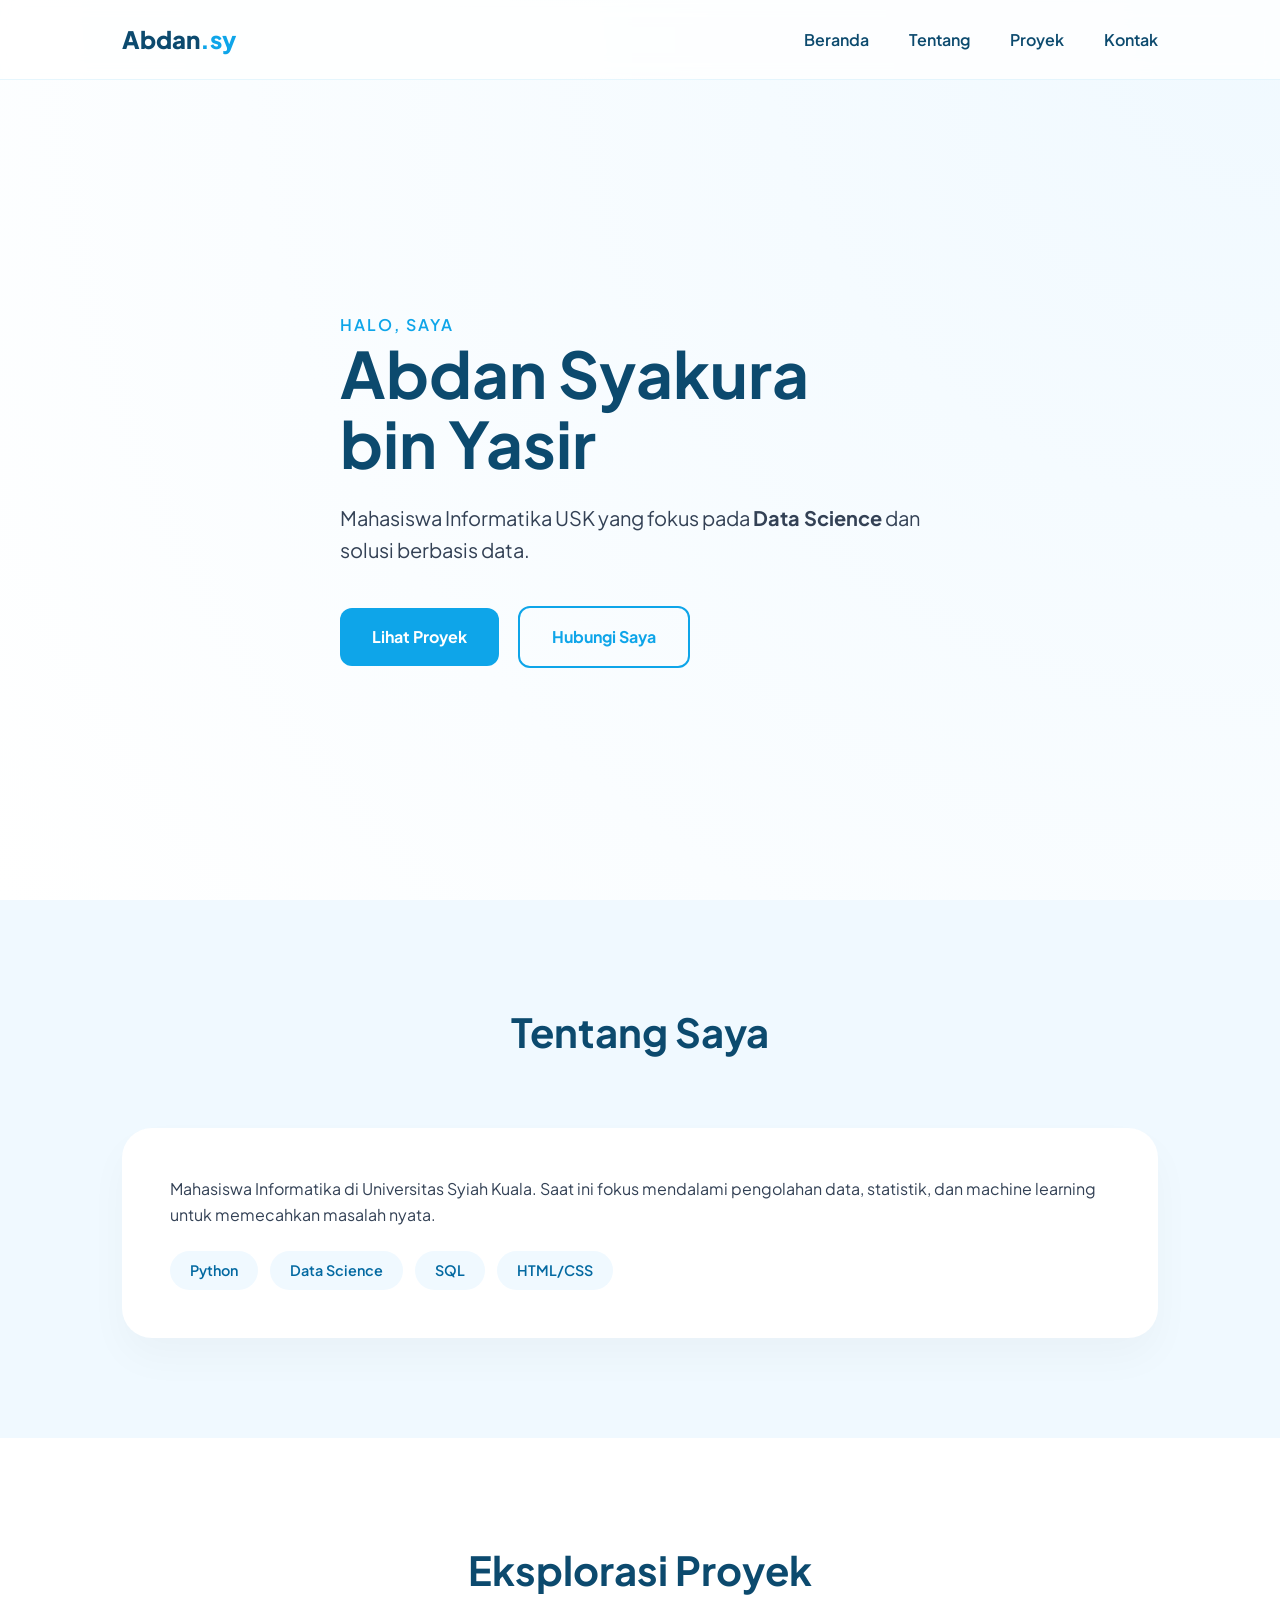
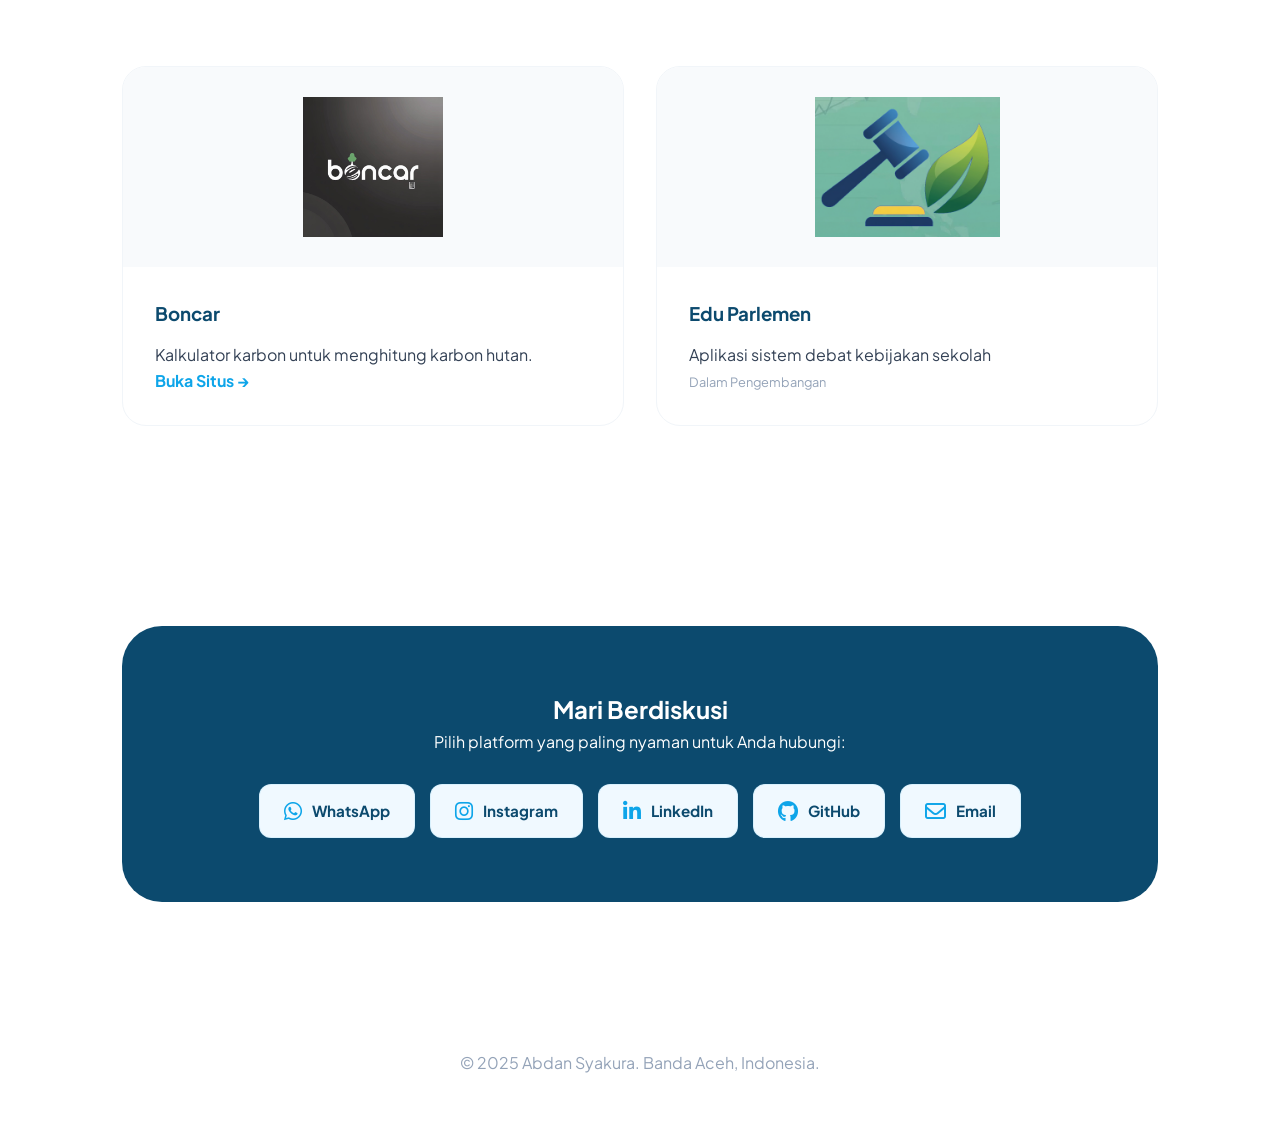
<file: index.html>
<!DOCTYPE html>
<html lang="id">
<head>
    <meta charset="UTF-8">
    <meta name="viewport" content="width=device-width, initial-scale=1.0">
    <title>Abdan's Portofolio</title>
    <link href="https://fonts.googleapis.com/css2?family=Plus+Jakarta+Sans:wght@300;400;600;800&display=swap" rel="stylesheet">
    <link rel="stylesheet" href="https://cdnjs.cloudflare.com/ajax/libs/font-awesome/6.4.2/css/all.min.css">
    <link rel="stylesheet" href="style.css">
    <style>
        /* (Gaya inline kamu sebelumnya tetap ada di sini) */
        * { margin: 0; padding: 0; box-sizing: border-box; }
        :root {
            --sky-light: #f0f9ff;
            --sky-main: #0ea5e9;
            --sky-dark: #0369a1;
            --navy: #0c4a6e;
            --text: #334155;
            --white: #ffffff;
            --transition: all 0.3s ease;
        }

        body {
            font-family: 'Plus Jakarta Sans', sans-serif;
            color: var(--text);
            background-color: var(--white);
            line-height: 1.6;
            scroll-behavior: smooth;
        }

        .container { max-width: 1100px; margin: 0 auto; padding: 0 2rem; }

        /* NAVIGASI */
        nav {
            background: rgba(255, 255, 255, 0.8);
            backdrop-filter: blur(10px);
            height: 80px;
            display: flex;
            align-items: center;
            position: fixed;
            top: 0; width: 100%; z-index: 1000;
            border-bottom: 1px solid rgba(14, 165, 233, 0.1);
        }
        .nav-wrapper { display: flex; justify-content: space-between; align-items: center; width: 100%; }
        .logo { font-size: 1.5rem; font-weight: 800; color: var(--navy); }
        .logo span { color: var(--sky-main); }
        .nav-links { display: flex; list-style: none; gap: 2.5rem; }
        .nav-links a { text-decoration: none; color: var(--navy); font-weight: 600; transition: var(--transition); }
        .nav-links a:hover { color: var(--sky-main); }

        /* HERO SECTION */
        .hero {
            height: 100vh;
            background: radial-gradient(circle at top right, var(--sky-light), #ffffff);
            display: flex; align-items: center; padding-top: 80px;
        }
        .hero h1 { font-size: 4rem; line-height: 1.1; color: var(--navy); margin-bottom: 1.5rem; }
        .tagline { font-size: 1.25rem; max-width: 600px; margin-bottom: 2.5rem; }
        .btn { padding: 1rem 2rem; border-radius: 12px; text-decoration: none; font-weight: 700; transition: var(--transition); display: inline-block; }
        .btn.primary { background: var(--sky-main); color: var(--white); }
        .btn.secondary { border: 2px solid var(--sky-main); color: var(--sky-main); margin-left: 1rem; }

        /* ABOUT SECTION */
        section { padding: 100px 0; }
        .section-title { font-size: 2.5rem; color: var(--navy); margin-bottom: 4rem; text-align: center; }
        .about { background: var(--sky-light); }
        .about-grid { background: var(--white); padding: 3rem; border-radius: 30px; box-shadow: 0 20px 40px rgba(0,0,0,0.03); }
        .skill-list { display: flex; flex-wrap: wrap; gap: 12px; margin-top: 1.5rem; }
        .skill-item { background: var(--sky-light); color: var(--sky-dark); padding: 8px 20px; border-radius: 50px; font-weight: 600; font-size: 0.9rem; }

        .project-grid { display: grid; grid-template-columns: repeat(auto-fit, minmax(300px, 1fr)); gap: 2rem; }
        .project-card { background: var(--white); border: 1px solid #f1f5f9; border-radius: 24px; overflow: hidden; transition: var(--transition); }
        .project-card:hover { transform: translateY(-10px); box-shadow: 0 30px 60px rgba(14, 165, 233, 0.1); }
        
        /* Container untuk Logo/Gambar */
        .project-img {
            height: 200px;
            background: #f8fafc;
            display: flex;
            align-items: center;
            justify-content: center;
            overflow: hidden;
        }

        /* CSS Agar Gambar Logo Rapi */
        .project-img img {
            width: 100%;
            height: 100%;
            object-fit: contain; 
            padding: 30px; 
        }

        .project-info { padding: 2rem; }
        .project-info h3 { margin-bottom: 0.8rem; color: var(--navy); }
        .project-link { text-decoration: none; color: var(--sky-main); font-weight: 700; }

        /* CONTACT SECTION STYLING PINDAH KE style.css */
        .contact-card { background: var(--navy); color: var(--white); padding: 4rem; border-radius: 40px; text-align: center; }
        footer { text-align: center; padding: 3rem 0; color: #94a3b8; }
    </style>
</head>
<body>

    <nav>
        <div class="container nav-wrapper">
            <div class="logo">Abdan<span>.sy</span></div>
            <ul class="nav-links">
                <li><a href="#home">Beranda</a></li>
                <li><a href="#about">Tentang</a></li>
                <li><a href="#projects">Proyek</a></li>
                <li><a href="#contact">Kontak</a></li>
            </ul>
        </div>
    </nav>

    <header id="home" class="hero">
        <div class="container">
            <p style="color: var(--sky-main); font-weight: 600; letter-spacing: 2px;">HALO, SAYA</p>
            <h1>Abdan Syakura <br>bin Yasir</h1>
            <p class="tagline">Mahasiswa Informatika USK yang fokus pada <strong>Data Science</strong> dan solusi berbasis data.</p>
            <div class="hero-btns">
                <a href="#projects" class="btn primary">Lihat Proyek</a>
                <a href="#contact" class="btn secondary">Hubungi Saya</a>
            </div>
        </div>
    </header>

    <section id="about" class="about">
        <div class="container">
            <h2 class="section-title">Tentang Saya</h2>
            <div class="about-grid">
                <p>Mahasiswa Informatika di Universitas Syiah Kuala. Saat ini fokus mendalami pengolahan data, statistik, dan machine learning untuk memecahkan masalah nyata.</p>
                <div class="skill-list">
                    <span class="skill-item">Python</span>
                    <span class="skill-item">Data Science</span>
                    <span class="skill-item">SQL</span>
                    <span class="skill-item">HTML/CSS</span>
                </div>
            </div>
        </div>
    </section>

    <section id="projects" class="projects">
        <div class="container">
            <h2 class="section-title">Eksplorasi Proyek</h2>
            <div class="project-grid">
                <div class="project-card">
                    <div class="project-img">
                        <img src="boncar.jpeg" alt="Logo Boncar" onerror="this.src='https://via.placeholder.com/200?text=Boncar'">
                    </div>
                    <div class="project-info">
                        <h3>Boncar</h3>
                        <p>Kalkulator karbon untuk menghitung karbon hutan.</p>
                        <a href="https://boncar-carboncalculator.vercel.app/" target="_blank" class="project-link">Buka Situs &rarr;</a>
                    </div>
                </div>
                <div class="project-card">
                    <div class="project-img">
                        <img src="eduparlemen.png" alt="EduParlemen" onerror="this.src='https://via.placeholder.com/200?text=Data+Science'">
                    </div>
                    <div class="project-info">
                        <h3>Edu Parlemen</h3>
                        <p>Aplikasi sistem debat kebijakan sekolah</p>
                        <span style="color:#94a3b8; font-size: 0.8rem;">Dalam Pengembangan</span>
                    </div>
                </div>
            </div>
        </div>
    </section>

    <section id="contact" class="contact">
        <div class="container">
            <div class="contact-card">
                <h2>Mari Berdiskusi</h2>
                <p>Pilih platform yang paling nyaman untuk Anda hubungi:</p>
                
                <div class="contact-grid">
                    <a href="https://wa.me/6285951443082" target="_blank" class="contact-btn">
                        <i class="fa-brands fa-whatsapp"></i> WhatsApp
                    </a>
                    <a href="https://www.instagram.com/abdan_syakura.by/" target="_blank" class="contact-btn">
                        <i class="fa-brands fa-instagram"></i> Instagram
                    </a>
                    <a href="https://www.linkedin.com/in/abdan-syakura-bin-yasir-7b3ab432" target="_blank" class="contact-btn">
                        <i class="fa-brands fa-linkedin-in"></i> LinkedIn
                    </a>
                    <a href="https://github.com/thanksman25" target="_blank" class="contact-btn">
                        <i class="fa-brands fa-github"></i> GitHub
                    </a>
                    <a href="mailto:syakuraabdanby@gmail.com" class="contact-btn">
                        <i class="fa-regular fa-envelope"></i> Email
                    </a>
                </div>
            </div>
        </div>
    </section>

    <footer>
        <p>&copy; 2025 Abdan Syakura. Banda Aceh, Indonesia.</p>
    </footer>

</body>
</html>
</file>
<file: style.css>
/* --- Tambahan Khusus Bagian Kontak --- */

.contact-grid {
    display: flex;
    flex-wrap: wrap;
    justify-content: center;
    gap: 15px;
    margin-top: 30px;
}

.contact-btn {
    display: flex;
    align-items: center;
    gap: 10px;
    padding: 14px 24px;
    border-radius: 12px;
    text-decoration: none;
    font-weight: 700;
    font-size: 0.95rem;
    color: var(--navy);
    background: var(--sky-light);
    border: 1px solid rgba(14, 165, 233, 0.1);
    transition: var(--transition);
}

.contact-btn i {
    font-size: 1.3rem;
    color: var(--sky-main);
}

.contact-btn:hover {
    transform: translateY(-5px);
    background: var(--white);
    box-shadow: 0 10px 20px rgba(0,0,0,0.1);
    color: var(--sky-dark);
}

/* Responsif Mobile untuk Tombol Kontak */
@media (max-width: 600px) {
    .contact-grid {
        flex-direction: column;
    }
    .contact-btn {
        justify-content: center;
    }
}
</file>
